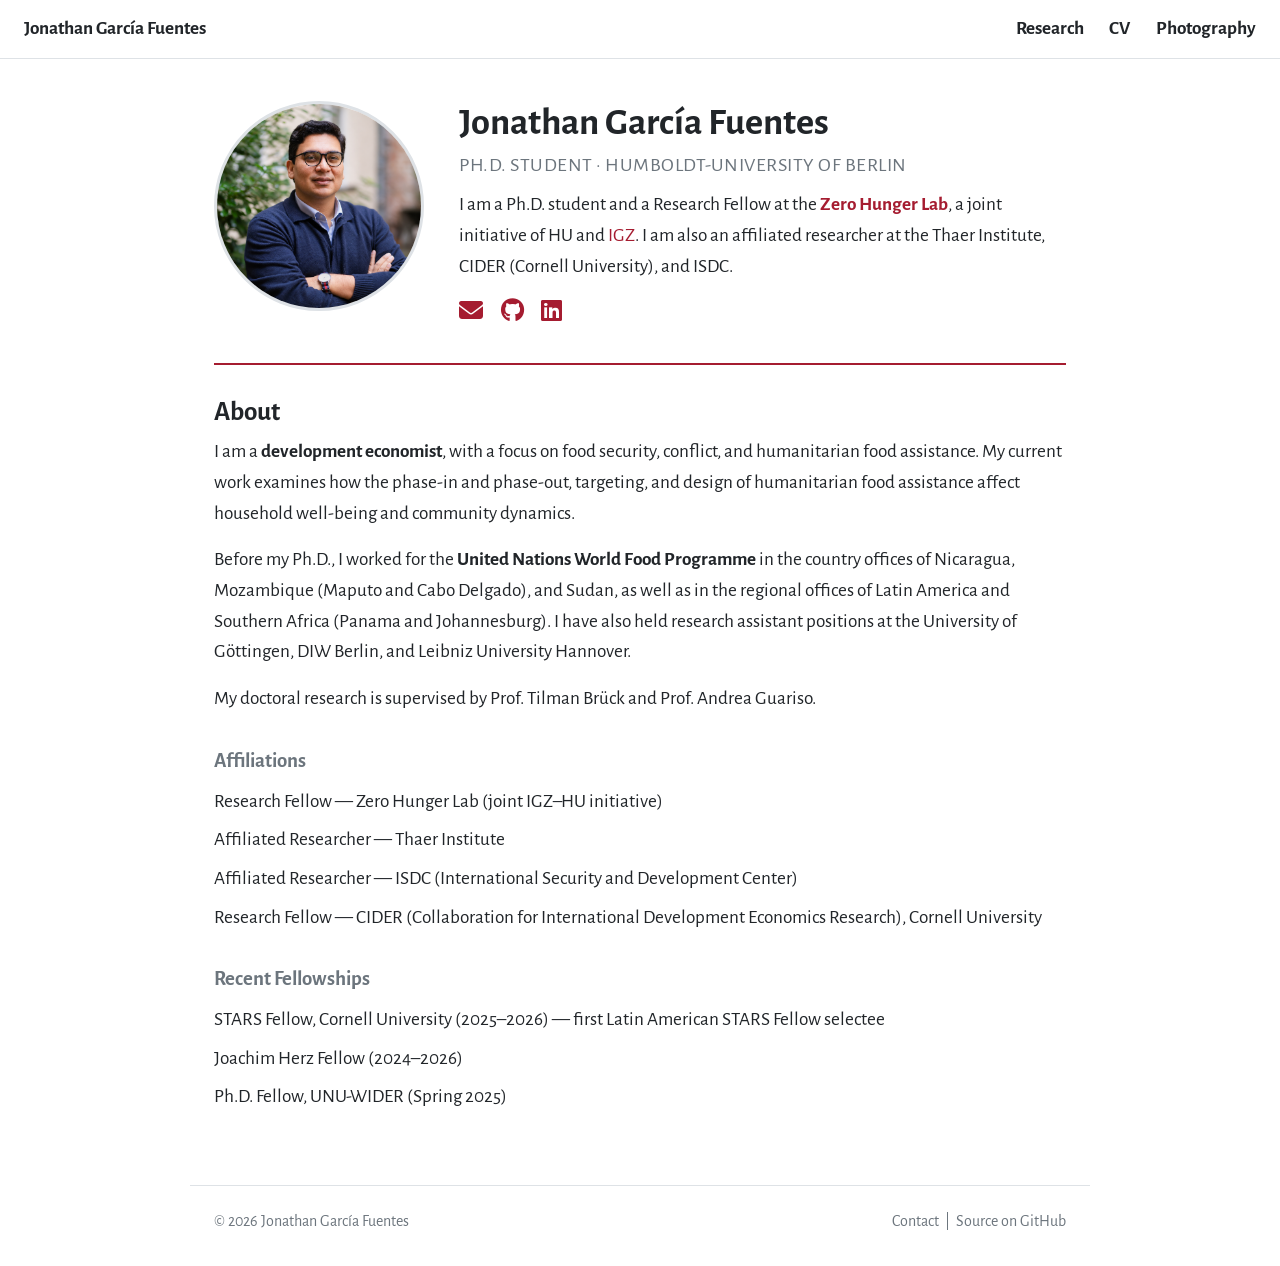
<file: index.html>
<!DOCTYPE html>
<html lang="en">
<head>
<meta charset="UTF-8">
<meta name="viewport" content="width=device-width, initial-scale=1">
<title>Jonathan García Fuentes</title>
<meta name="description" content="Jonathan García Fuentes — Ph.D. student in economics at Humboldt-University of Berlin. Research in development economics, food security, conflict, and humanitarian food assistance.">
<link rel="stylesheet" href="styles.css">
<link rel="stylesheet" href="https://cdnjs.cloudflare.com/ajax/libs/font-awesome/6.5.2/css/all.min.css">
</head>
<body>

<nav class="navbar">
  <a class="navbar-brand" href="index.html">Jonathan García Fuentes</a>
  <div class="navbar-nav">
    <a href="research.html">Research</a>
    <a href="cv.html">CV</a>
    <a href="photography.html">Photography</a>
  </div>
</nav>

<main class="container">

  <section class="hero">
    <!-- To use a real photo: drop it in img/profile.jpg — it will replace the JG circle automatically. -->
    <img class="hero-photo" src="img/profile.jpg" alt="Jonathan García Fuentes"
         onerror="this.outerHTML='&lt;div class=\'hero-photo hero-photo-ph\'&gt;JG&lt;/div&gt;';">
    <div class="hero-text">
      <h1>Jonathan García Fuentes</h1>
      <p class="subtitle">Ph.D. Student · Humboldt-University of Berlin</p>
      <p>
        I am a Ph.D. student and a
        Research Fellow at the <a href="https://zerohunger.de/" target="_blank" rel="noopener"><strong>Zero Hunger Lab</strong></a>, a joint initiative of
        HU and
        <a href="https://igzev.de/institut/mitarbeitende/detail/100090/jonathan-josue-garcia-fuentes" target="_blank" rel="noopener">IGZ</a>.
        I am also an affiliated researcher at the Thaer Institute, CIDER (Cornell University),
        and ISDC.
      </p>
      <div class="about-links">
        <a href="mailto:jonathan.garcia@hu-berlin.de" title="Email" aria-label="Email"><i class="fa-solid fa-envelope"></i></a>
        <a href="https://github.com/jonathangarciaf" title="GitHub" aria-label="GitHub" target="_blank" rel="noopener"><i class="fa-brands fa-github"></i></a>
        <a href="https://www.linkedin.com/in/jonathan-garcia-dev-econ/" title="LinkedIn" aria-label="LinkedIn" target="_blank" rel="noopener"><i class="fa-brands fa-linkedin"></i></a>
        <!-- Add your URLs and uncomment these:
        <a href="GOOGLE_SCHOLAR_URL" title="Google Scholar" aria-label="Google Scholar" target="_blank" rel="noopener"><i class="fa-brands fa-google-scholar"></i></a>
        <a href="TWITTER_URL" title="Twitter / X" aria-label="Twitter / X" target="_blank" rel="noopener"><i class="fa-brands fa-x-twitter"></i></a>
        -->
      </div>
    </div>
  </section>

  <hr class="section-divider">

  <h2>About</h2>
  <p>
    I am a <strong>development economist</strong>, with a focus on
    food security, conflict, and humanitarian food assistance. My current work examines
    how the phase-in and phase-out, targeting, and design of humanitarian food assistance
    affect household well-being and community dynamics.
  </p>
  <p>
    Before my Ph.D., I worked for the <strong>United Nations World Food Programme</strong> in the
    country offices of Nicaragua, Mozambique (Maputo and Cabo Delgado), and Sudan, as well as in the
    regional offices of Latin America and Southern Africa (Panama and Johannesburg). I have also held research assistant positions at the
    University of Göttingen, DIW Berlin, and Leibniz University Hannover.
  </p>
  <p>
    My doctoral research is supervised by Prof. Tilman Brück and Prof. Andrea Guariso.
  </p>

  <h3>Affiliations</h3>
  <ul class="facts">
    <li>Research Fellow — Zero Hunger Lab (joint IGZ–HU initiative)</li>
    <li>Affiliated Researcher — Thaer Institute</li>
    <li>Affiliated Researcher — ISDC (International Security and Development Center)</li>
    <li>Research Fellow — CIDER (Collaboration for International Development Economics Research), Cornell University</li>
  </ul>

  <h3>Recent Fellowships</h3>
  <ul class="facts">
    <li>STARS Fellow, Cornell University (2025–2026) — first Latin American STARS Fellow selectee</li>
    <li>Joachim Herz Fellow (2024–2026)</li>
    <li>Ph.D. Fellow, UNU-WIDER (Spring 2025)</li>
  </ul>

</main>

<footer class="footer">
  <span>&copy; <span id="year"></span> Jonathan García Fuentes</span>
  <span>
    <a href="mailto:jonathan.garcia@hu-berlin.de">Contact</a> &nbsp;|&nbsp;
    <a href="https://github.com/jonathangarciaf/jonathangarciaf.github.io" target="_blank" rel="noopener">Source on GitHub</a>
  </span>
</footer>

<script>document.getElementById("year").textContent = new Date().getFullYear();</script>
</body>
</html>
</file>
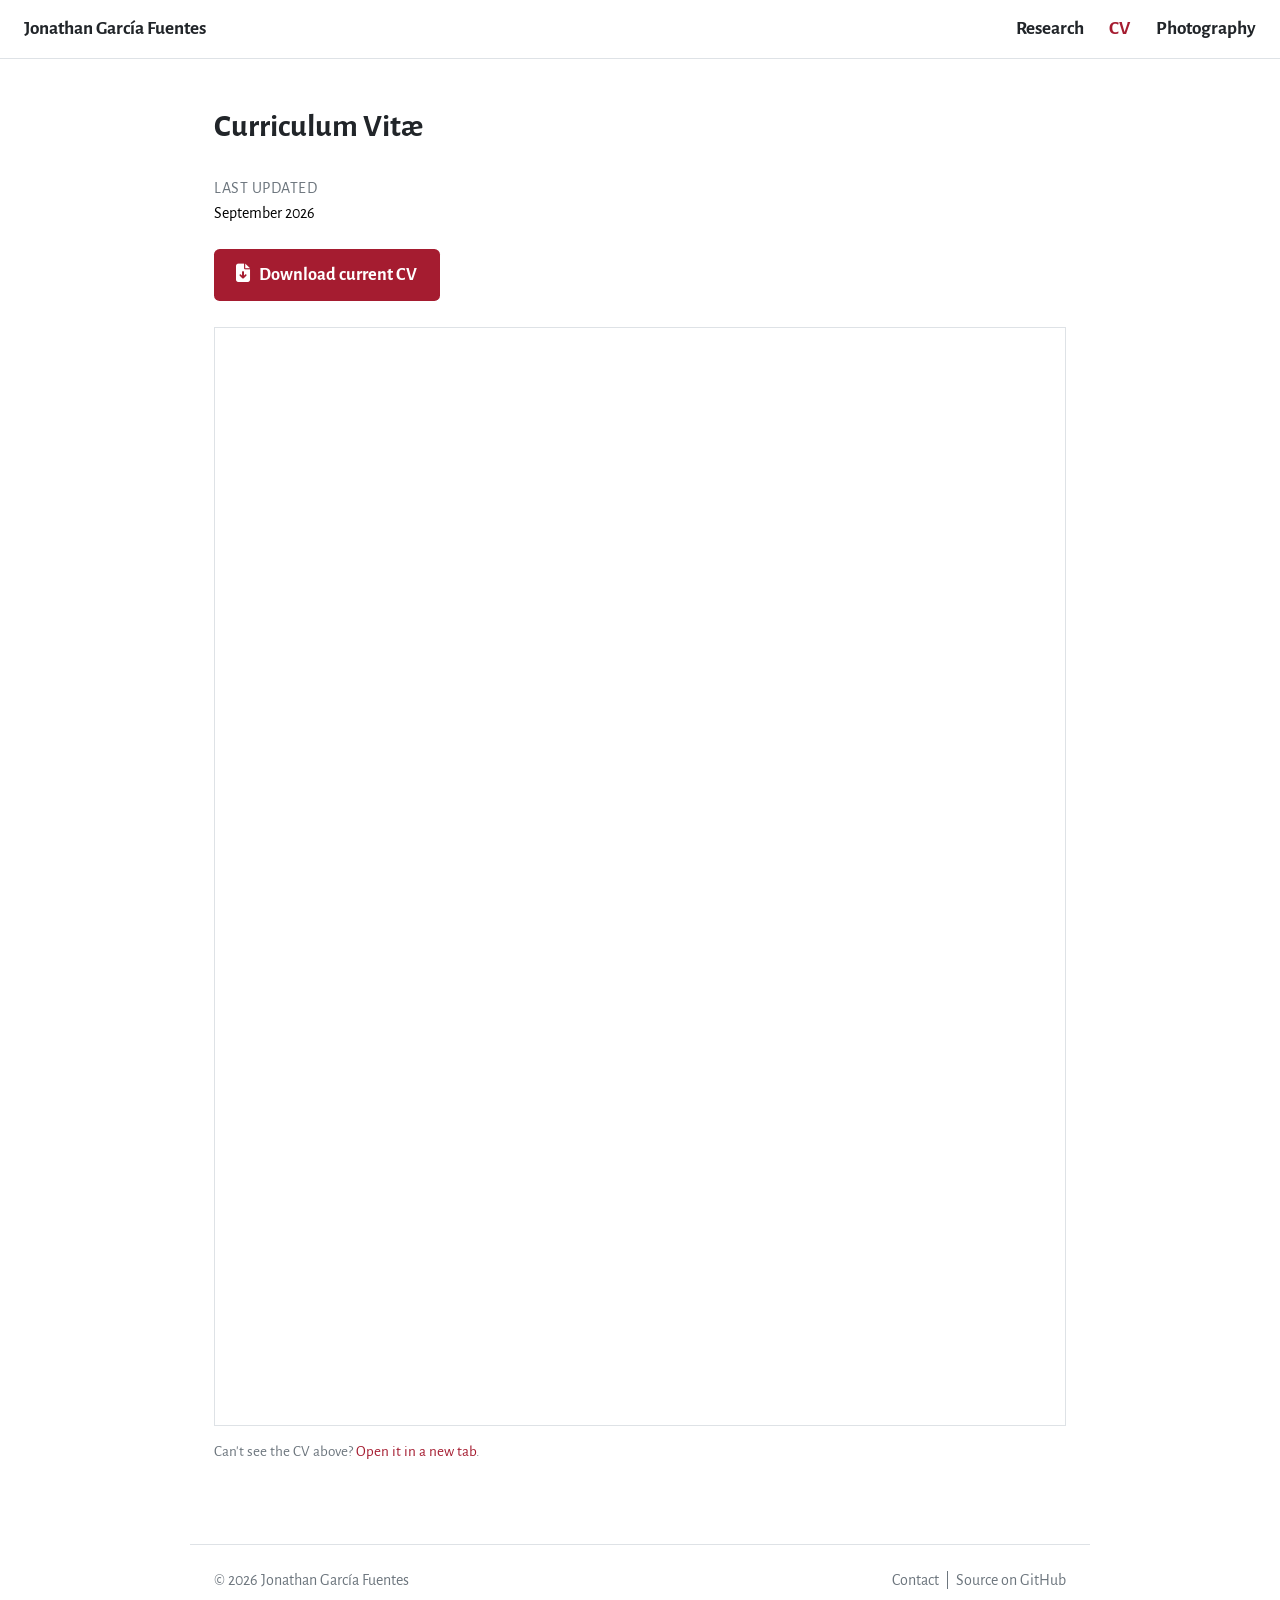
<file: cv.html>
<!DOCTYPE html>
<html lang="en">
<head>
<meta charset="UTF-8">
<meta name="viewport" content="width=device-width, initial-scale=1">
<title>CV — Jonathan García Fuentes</title>
<meta name="description" content="Curriculum vitae of Jonathan García Fuentes.">
<link rel="stylesheet" href="styles.css">
<link rel="stylesheet" href="https://cdnjs.cloudflare.com/ajax/libs/font-awesome/6.5.2/css/all.min.css">
</head>
<body>

<nav class="navbar">
  <a class="navbar-brand" href="index.html">Jonathan García Fuentes</a>
  <div class="navbar-nav">
    <a href="research.html">Research</a>
    <a href="cv.html" class="active">CV</a>
    <a href="photography.html">Photography</a>
  </div>
</nav>

<main class="container">

  <h1 class="page-title">Curriculum Vitæ</h1>

  <!-- Update this date whenever you replace files/cv.pdf -->
  <div class="cv-meta">
    <div class="cv-label">Last updated</div>
    <div class="cv-date">September 2026</div>
  </div>

  <p>
    <a class="cv-download" href="files/cv.pdf" target="_blank" rel="noopener">
      <i class="fa-solid fa-file-arrow-down"></i>&ensp;Download current CV
    </a>
  </p>

  <!-- The CV embeds files/cv.pdf inline; the link below always works as a fallback. -->
  <div class="embed-container">
    <iframe src="files/cv.pdf#view=FitH" title="Curriculum Vitæ (PDF)" loading="lazy">
      <div class="cv-fallback">
        Your browser can't display the PDF inline.
        <a href="files/cv.pdf" target="_blank" rel="noopener">Open the CV in a new tab</a>.
      </div>
    </iframe>
  </div>
  <p class="cv-fallback-link">
    Can't see the CV above?
    <a href="files/cv.pdf" target="_blank" rel="noopener">Open it in a new tab</a>.
  </p>

</main>

<footer class="footer">
  <span>&copy; <span id="year"></span> Jonathan García Fuentes</span>
  <span>
    <a href="mailto:jonathan.garcia@hu-berlin.de">Contact</a> &nbsp;|&nbsp;
    <a href="https://github.com/jonathangarciaf/jonathangarciaf.github.io" target="_blank" rel="noopener">Source on GitHub</a>
  </span>
</footer>

<script>document.getElementById("year").textContent = new Date().getFullYear();</script>
</body>
</html>
</file>
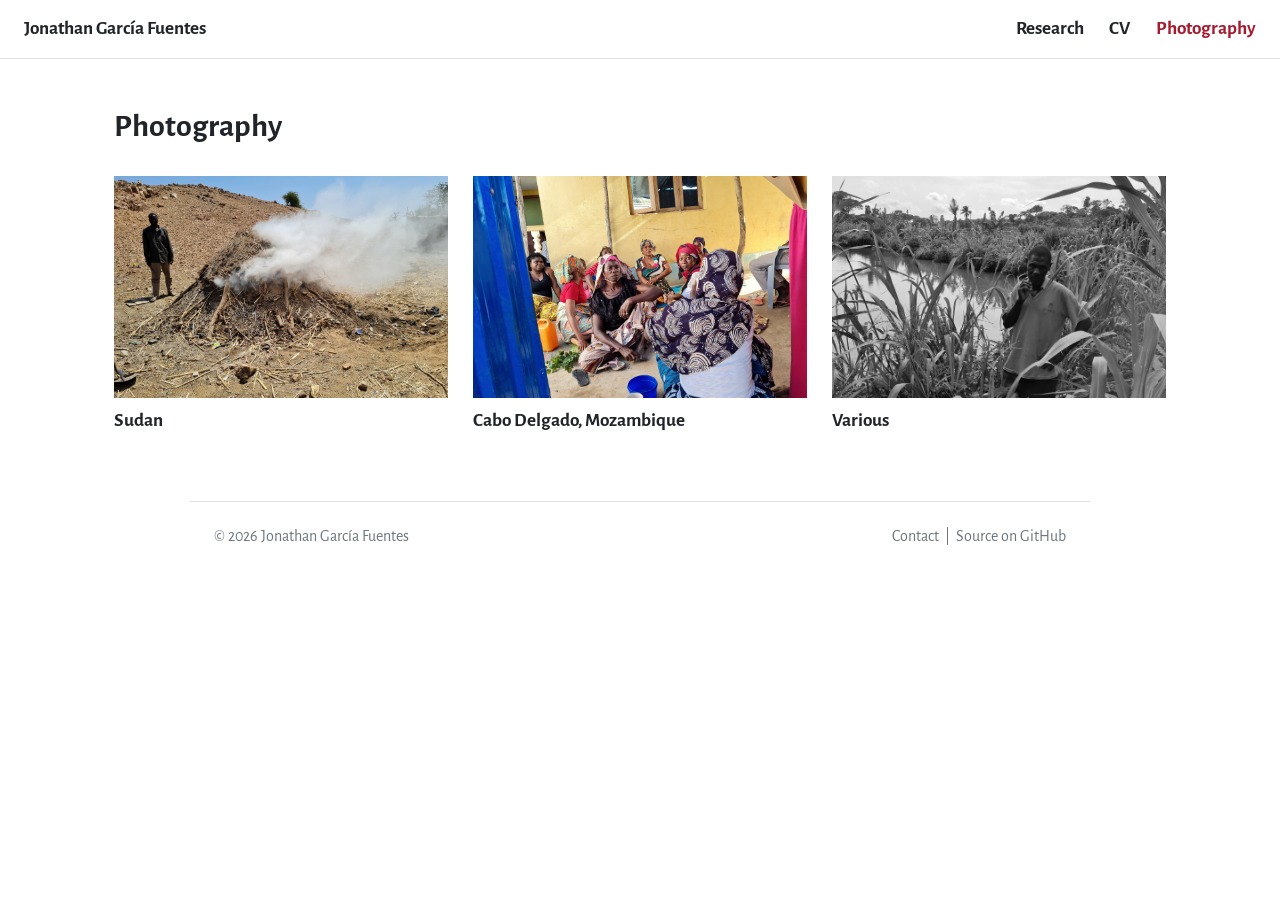
<file: photography.html>
<!DOCTYPE html>
<html lang="en">
<head>
<meta charset="UTF-8">
<meta name="viewport" content="width=device-width, initial-scale=1">
<title>Photography — Jonathan García Fuentes</title>
<meta name="description" content="Photography by Jonathan García Fuentes.">
<link rel="stylesheet" href="styles.css">
<link rel="stylesheet" href="https://cdnjs.cloudflare.com/ajax/libs/font-awesome/6.5.2/css/all.min.css">
</head>
<body>

<nav class="navbar">
  <a class="navbar-brand" href="index.html">Jonathan García Fuentes</a>
  <div class="navbar-nav">
    <a href="research.html">Research</a>
    <a href="cv.html">CV</a>
    <a href="photography.html" class="active">Photography</a>
  </div>
</nav>

<main class="container photo-page">
  <!-- Content is generated from photography.js — edit that file to add photos. -->
  <div id="photo-root"></div>
</main>

<div id="lightbox" class="lightbox" hidden>
  <button class="lb-btn lb-close" aria-label="Close">&times;</button>
  <button class="lb-btn lb-prev" aria-label="Previous">&#8249;</button>
  <figure>
    <img alt="">
    <figcaption></figcaption>
  </figure>
  <button class="lb-btn lb-next" aria-label="Next">&#8250;</button>
</div>

<footer class="footer">
  <span>&copy; <span id="year"></span> Jonathan García Fuentes</span>
  <span>
    <a href="mailto:jonathan.garcia@hu-berlin.de">Contact</a> &nbsp;|&nbsp;
    <a href="https://github.com/jonathangarciaf/jonathangarciaf.github.io" target="_blank" rel="noopener">Source on GitHub</a>
  </span>
</footer>

<script src="photography.js?v=20261110"></script>
<script>
document.getElementById("year").textContent = new Date().getFullYear();

(function () {
  const root = document.getElementById("photo-root");
  const series = (typeof PHOTO_SERIES !== "undefined" ? PHOTO_SERIES : [])
    .filter(s => s.photos && s.photos.length);
  const esc = t => String(t).replace(/[&<>"]/g, c => ({"&":"&amp;","<":"&lt;",">":"&gt;",'"':"&quot;"}[c]));

  function seriesNav(current) {
    if (series.length < 2) return "";
    return '<nav class="series-nav">' + series.map(s =>
      `<a href="#${esc(s.id)}"${s.id === current ? ' class="active"' : ""}>${esc(s.title)}</a>`
    ).join("") + "</nav>";
  }

  function renderIndex() {
    document.title = "Photography — Jonathan García Fuentes";
    if (!series.length) {
      root.innerHTML = '<h1 class="page-title">Photography</h1><p class="photo-empty">Photos coming soon.</p>';
      return;
    }
    root.innerHTML = '<h1 class="page-title">Photography</h1><div class="series-grid">' +
      series.map(s => {
        const cover = s.cover || s.photos[0].src;
        return `<a class="series-card" href="#${esc(s.id)}">
          <img src="${esc(cover)}" alt="${esc(s.title)}" loading="lazy">
          <span>${esc(s.title)}</span>
        </a>`;
      }).join("") + "</div>";
  }

  function renderSeries(s) {
    document.title = s.title + " — Photography — Jonathan García Fuentes";
    root.innerHTML =
      '<a class="photo-back" href="photography.html">&larr; All series</a>' +
      seriesNav(s.id) +
      `<h1 class="page-title">${esc(s.title)}</h1>` +
      (s.intro ? `<p class="series-intro">${s.intro}</p>` : "") +
      '<div class="photo-stream">' +
      s.photos.map((p, i) => `<figure class="photo">
          <img src="${esc(p.src)}" alt="${esc((p.caption || s.title).replace(/<[^>]+>/g, ""))}" loading="lazy" data-i="${i}">
          ${p.caption ? `<figcaption>${p.caption}</figcaption>` : ""}
        </figure>`).join("") +
      "</div>";
    root.querySelectorAll(".photo img").forEach(img =>
      img.addEventListener("click", () => openLightbox(s, +img.dataset.i)));
  }

  function route() {
    const id = decodeURIComponent(location.hash.slice(1));
    const s = series.find(x => x.id === id);
    s ? renderSeries(s) : renderIndex();
    window.scrollTo(0, 0);
  }

  // ---------- Lightbox ----------
  const lb = document.getElementById("lightbox");
  const lbImg = lb.querySelector("img"), lbCap = lb.querySelector("figcaption");
  let cur = null, idx = 0;
  function show() {
    const p = cur.photos[idx];
    lbImg.src = p.src; lbImg.alt = (p.caption || "").replace(/<[^>]+>/g, "");
    lbCap.innerHTML = p.caption || "";
  }
  function openLightbox(s, i) { cur = s; idx = i; show(); lb.hidden = false; document.body.style.overflow = "hidden"; }
  function close() { lb.hidden = true; document.body.style.overflow = ""; }
  function step(d) { idx = (idx + d + cur.photos.length) % cur.photos.length; show(); }
  lb.querySelector(".lb-close").onclick = close;
  lb.querySelector(".lb-prev").onclick = e => { e.stopPropagation(); step(-1); };
  lb.querySelector(".lb-next").onclick = e => { e.stopPropagation(); step(1); };
  lb.addEventListener("click", e => { if (e.target === lb || e.target.tagName === "FIGURE") close(); });
  document.addEventListener("keydown", e => {
    if (lb.hidden) return;
    if (e.key === "Escape") close();
    if (e.key === "ArrowLeft") step(-1);
    if (e.key === "ArrowRight") step(1);
  });

  window.addEventListener("hashchange", route);
  route();
})();
</script>
</body>
</html>
</file>
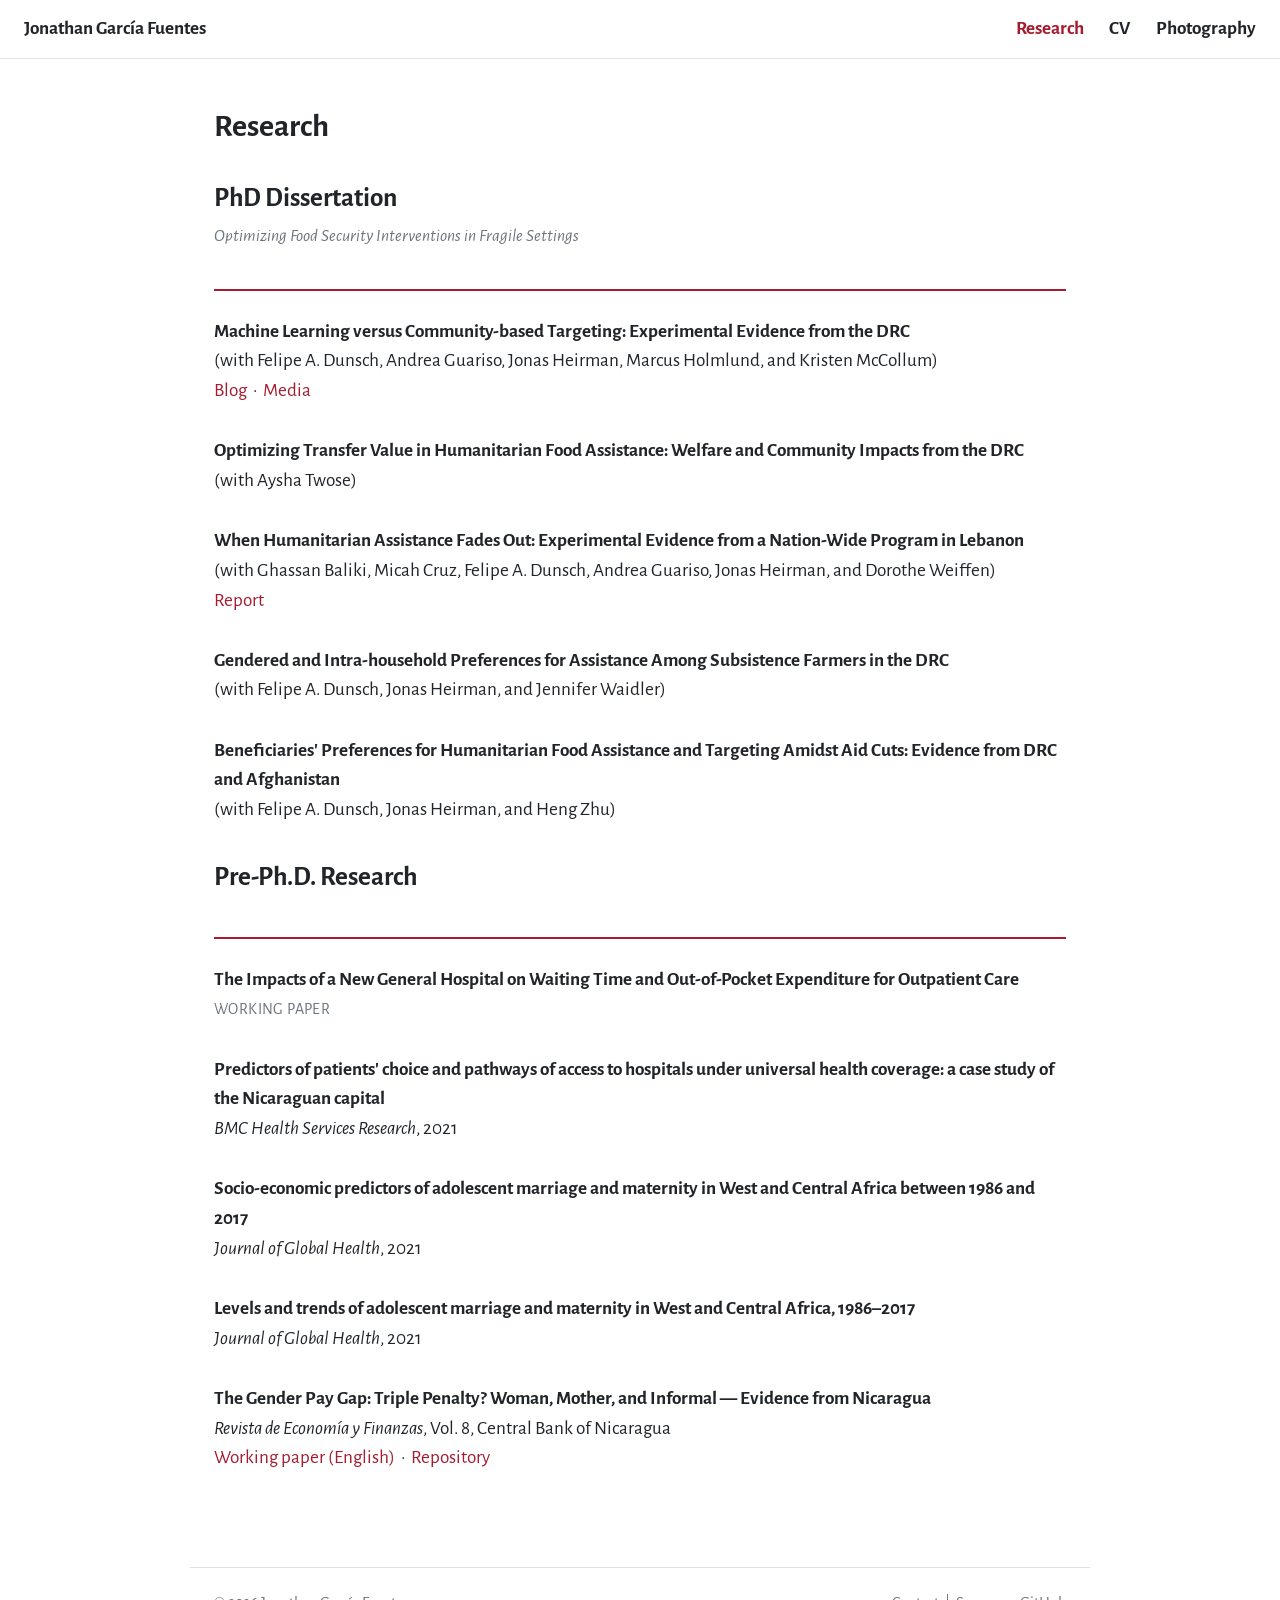
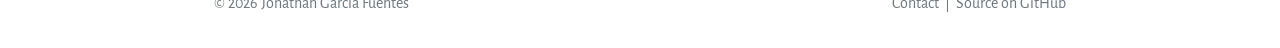
<file: research.html>
<!DOCTYPE html>
<html lang="en">
<head>
<meta charset="UTF-8">
<meta name="viewport" content="width=device-width, initial-scale=1">
<title>Research — Jonathan García Fuentes</title>
<meta name="description" content="Research by Jonathan García Fuentes on development economics, food security, conflict, and humanitarian food assistance.">
<link rel="stylesheet" href="styles.css">
<link rel="stylesheet" href="https://cdnjs.cloudflare.com/ajax/libs/font-awesome/6.5.2/css/all.min.css">
</head>
<body>

<nav class="navbar">
  <a class="navbar-brand" href="index.html">Jonathan García Fuentes</a>
  <div class="navbar-nav">
    <a href="research.html" class="active">Research</a>
    <a href="cv.html">CV</a>
    <a href="photography.html">Photography</a>
  </div>
</nav>

<main class="container">

  <h1 class="page-title">Research</h1>

  <h2>PhD Dissertation</h2>
  <p class="dissertation-subtitle"><em>Optimizing Food Security Interventions in Fragile Settings</em></p>
  <hr class="section-divider">

  <div class="publication">
    <span class="title">Machine Learning versus Community-based Targeting: Experimental Evidence from the DRC</span><br>
    <span class="meta">(with Felipe A. Dunsch, Andrea Guariso, Jonas Heirman, Marcus Holmlund, and Kristen McCollum)</span><br>
    <a href="https://wfp-evaluation.medium.com/optimizing-targeting-of-humanitarian-food-assistance-in-the-drc-precision-and-coverage-29c6d39d2ee9" target="_blank" rel="noopener">Blog</a> &nbsp;·&nbsp;
    <a href="https://www.povertyactionlab.org/blog/7-21-25/evidence-effect-evidence-action-conflict-and-crisis" target="_blank" rel="noopener">Media</a>
  </div>

  <div class="publication">
    <span class="title">Optimizing Transfer Value in Humanitarian Food Assistance: Welfare and Community Impacts from the DRC</span><br>
    <span class="meta">(with Aysha Twose)</span>
  </div>

  <div class="publication">
    <span class="title">When Humanitarian Assistance Fades Out: Experimental Evidence from a Nation-Wide Program in Lebanon</span><br>
    <span class="meta">(with Ghassan Baliki, Micah Cruz, Felipe A. Dunsch, Andrea Guariso, Jonas Heirman, and Dorothe Weiffen)</span><br>
    <a href="https://docs.wfp.org/api/documents/WFP-0000173970/download/" target="_blank" rel="noopener">Report</a>
  </div>


  <div class="publication">
    <span class="title">Gendered and Intra-household Preferences for Assistance Among Subsistence Farmers in the DRC</span><br>
    <span class="meta">(with Felipe A. Dunsch, Jonas Heirman, and Jennifer Waidler)</span>
  </div>

  <div class="publication">
    <span class="title">Beneficiaries' Preferences for Humanitarian Food Assistance and Targeting Amidst Aid Cuts: Evidence from DRC and Afghanistan</span><br>
    <span class="meta">(with Felipe A. Dunsch, Jonas Heirman, and Heng Zhu)</span>
  </div>

  <h2>Pre-Ph.D. Research</h2>
  <hr class="section-divider">

  <div class="publication">
    <span class="title">The Impacts of a New General Hospital on Waiting Time and Out-of-Pocket Expenditure for Outpatient Care</span><br>
    <span class="pub-status">Working paper</span>
  </div>

  <div class="publication">
    <span class="title"><a href="https://doi.org/10.1186/s12913-021-07333-z" target="_blank" rel="noopener">Predictors of patients' choice and pathways of access to hospitals under universal health coverage: a case study of the Nicaraguan capital</a></span><br>
    <em>BMC Health Services Research</em>, 2021
  </div>

  <div class="publication">
    <span class="title"><a href="https://doi.org/10.7189/jogh.11.13002" target="_blank" rel="noopener">Socio-economic predictors of adolescent marriage and maternity in West and Central Africa between 1986 and 2017</a></span><br>
    <em>Journal of Global Health</em>, 2021
  </div>

  <div class="publication">
    <span class="title"><a href="https://doi.org/10.7189/jogh.11.13001" target="_blank" rel="noopener">Levels and trends of adolescent marriage and maternity in West and Central Africa, 1986–2017</a></span><br>
    <em>Journal of Global Health</em>, 2021
  </div>

  <div class="publication">
    <span class="title"><a href="https://www.bcn.gob.ni/sites/default/files/revista/volumenVIII/Revista_Vol_8_202P1.pdf" target="_blank" rel="noopener">The Gender Pay Gap: Triple Penalty? Woman, Mother, and Informal — Evidence from Nicaragua</a></span><br>
    <em>Revista de Economía y Finanzas</em>, Vol. 8, Central Bank of Nicaragua<br>
    <a href="files/papers/triple_penalty_gender_wage_gap_en.pdf" target="_blank" rel="noopener">Working paper (English)</a> &nbsp;·&nbsp;
    <a href="https://github.com/jonathangarciaf/triple_penalty_gender_pay_gap" target="_blank" rel="noopener">Repository</a>
  </div>

</main>

<footer class="footer">
  <span>&copy; <span id="year"></span> Jonathan García Fuentes</span>
  <span>
    <a href="mailto:jonathan.garcia@hu-berlin.de">Contact</a> &nbsp;|&nbsp;
    <a href="https://github.com/jonathangarciaf/jonathangarciaf.github.io" target="_blank" rel="noopener">Source on GitHub</a>
  </span>
</footer>

<script>document.getElementById("year").textContent = new Date().getFullYear();</script>
</body>
</html>
</file>
<file: styles.css>
/* =========================================================
   Jonathan García Fuentes — personal academic website
   Style modelled on rrmaximiliano.com (Harvard crimson,
   Alegreya Sans). Plain CSS, no build step.
   ========================================================= */

@import url('https://fonts.googleapis.com/css2?family=Alegreya+Sans:ital,wght@0,400;0,500;0,700;1,400&family=Fira+Code:wght@400;500&display=swap');

:root {
  --crimson: #A51C30;
  --crimson-dark: #8a1728;
  --text: #212529;
  --muted: #6c757d;
  --bg: #ffffff;
  --border: #dee2e6;
  --maxw: 900px;
}

* { box-sizing: border-box; }
html { scroll-behavior: smooth; }
body {
  margin: 0;
  font-family: "Alegreya Sans", system-ui, sans-serif;
  font-size: 1.2rem;
  line-height: 1.6;
  color: var(--text);
  background: var(--bg);
}

a { color: var(--crimson); text-decoration: none; }
a:hover, a:focus { color: var(--crimson-dark); text-decoration: underline; }

/* ---------- Navbar ---------- */
.navbar {
  position: sticky; top: 0; z-index: 100;
  background: #fff;
  border-bottom: 1px solid var(--border);
  display: flex; align-items: center; justify-content: space-between;
  flex-wrap: wrap; gap: 0.5rem 1.5rem;
  padding: 0.85rem 1.5rem;
  font-weight: 700; font-size: 1.2rem;
}
.navbar-brand { color: var(--text); }
.navbar-brand:hover { color: var(--crimson); text-decoration: none; }
.navbar-nav { display: flex; gap: 1.6rem; }
.navbar-nav a { color: var(--text); }
.navbar-nav a:hover { color: var(--crimson); text-decoration: none; }
.navbar-nav a.active { color: var(--crimson); }

/* ---------- Layout ---------- */
.container {
  max-width: var(--maxw);
  margin: 0 auto;
  padding: 2.6rem 1.5rem 1rem;
}
.page-title { font-size: 2rem; margin: 0 0 1.5rem; }

/* ---------- Home hero ---------- */
.hero {
  display: flex; gap: 2.2rem;
  align-items: flex-start; flex-wrap: wrap;
}
.hero-photo {
  width: 210px; height: 210px; flex-shrink: 0;
  border-radius: 50%; object-fit: cover;
  border: 3px solid var(--border);
}
.hero-photo-ph {
  display: flex; align-items: center; justify-content: center;
  background: var(--crimson); color: #fff;
  font-size: 4.5rem; font-weight: 700; border: none;
}
.hero-text { flex: 1; min-width: 280px; }
.hero-text h1 { font-size: 2.4rem; margin: 0 0 0.25rem; line-height: 1.15; }
.subtitle {
  font-size: 1.25rem; text-transform: uppercase; letter-spacing: 0.5px;
  color: var(--muted); margin: 0 0 0.6rem;
}

/* ---------- Social links ---------- */
.about-links {
  display: flex; gap: 1.1rem; flex-wrap: wrap;
  font-size: 1.5rem; margin-top: 0.9rem;
}
.about-links a { color: var(--crimson); line-height: 1; }
.about-links a:hover { color: var(--crimson-dark); }

/* ---------- Content sections ---------- */
.section-divider {
  border: 0; height: 2px; background: var(--crimson);
  margin: 2.4rem 0 1.6rem;
}
h2 { font-size: 1.7rem; margin: 0 0 0.2rem; }
.dissertation-subtitle { color: var(--muted); margin: 0.1rem 0 0; font-size: 1.1rem; }
h3 { font-size: 1.3rem; color: var(--muted); margin: 1.8rem 0 0.6rem; }
p { margin: 0 0 1rem; }

.facts { list-style: none; padding: 0; margin: 0; }
.facts li { margin-bottom: 0.5rem; }
.facts .label {
  display: inline-block; min-width: 0;
  font-weight: 700;
}

/* ---------- Publications / research ---------- */
.publication { margin-bottom: 1.9rem; line-height: 1.55; }
.publication .title { font-weight: 700; }
.publication .title a { color: var(--text); text-decoration: none; }
.publication .title a:hover { color: var(--crimson); text-decoration: underline; }
.publication .meta { color: var(--text); }
.pub-status {
  display: inline-block;
  color: var(--muted); font-size: 1rem;
  text-transform: uppercase; letter-spacing: 0.4px;
  margin-top: 0.15rem;
}
.publication ul { margin: 0.5rem 0 0; padding-left: 1.4rem; }
.publication ul li { margin-bottom: 0.3rem; }
.publication details { margin-top: 0.45rem; }
.publication summary {
  cursor: pointer; color: var(--crimson); font-weight: 500;
  width: fit-content;
}
.publication summary:hover { color: var(--crimson-dark); }
.publication details[open] summary { margin-bottom: 0.45rem; }

/* ---------- CV page ---------- */
.cv-meta { margin-bottom: 1.4rem; }
.cv-label {
  text-transform: uppercase; color: var(--muted);
  font-size: 1rem; letter-spacing: 0.5px;
}
.cv-date { color: #000; font-size: 1rem; }
.cv-download {
  display: inline-block;
  background: var(--crimson); color: #fff;
  padding: 0.7rem 1.4rem; border-radius: 0.35rem;
  font-weight: 700; font-size: 1.15rem;
}
.cv-download:hover, .cv-download:focus {
  background: var(--crimson-dark); color: #fff; text-decoration: none;
}
.embed-container {
  position: relative; padding-bottom: 129%; height: 0;
  overflow: hidden; max-width: 100%; margin-top: 1.6rem;
}
.embed-container object,
.embed-container iframe {
  position: absolute; top: 0; left: 0;
  width: 100%; height: 100%;
  border: 1px solid var(--border);
}
.cv-fallback {
  position: absolute; inset: 0;
  display: flex; align-items: center; justify-content: center;
  text-align: center; padding: 2rem;
  border: 1px solid var(--border); color: var(--muted);
  background: #f8f9fa;
}
.cv-fallback-link {
  margin-top: 0.9rem; color: var(--muted); font-size: 0.95rem;
}

/* ---------- Photography ---------- */
.photo-page { max-width: 1100px; }
.photo-empty { color: var(--muted); }
.series-grid {
  display: grid; gap: 1.6rem;
  grid-template-columns: repeat(auto-fill, minmax(300px, 1fr));
}
.series-card { color: var(--text); display: block; }
.series-card img {
  width: 100%; aspect-ratio: 3 / 2; object-fit: cover; display: block;
  transition: opacity .2s;
}
.series-card:hover { text-decoration: none; color: var(--crimson); }
.series-card:hover img { opacity: .85; }
.series-card span { display: block; margin-top: .5rem; font-weight: 700; }
.photo-back { display: inline-block; font-size: 1rem; margin-bottom: .8rem; }
.series-nav {
  display: flex; flex-wrap: wrap; gap: .3rem 1.2rem;
  font-size: 1rem; margin-bottom: 1.2rem;
}
.series-nav a { color: var(--muted); }
.series-nav a.active { color: var(--crimson); font-weight: 700; }
.series-intro { max-width: 700px; color: var(--muted); }
.photo-stream { display: flex; flex-direction: column; gap: 4rem; margin-top: 2rem; }
.photo { margin: 0; text-align: center; }
.photo img {
  max-width: 100%; max-height: 88vh; width: auto; height: auto;
  display: block; margin: 0 auto; cursor: zoom-in;
}
.photo figcaption {
  font-style: italic; font-size: 1rem; color: var(--muted);
  margin: .7rem auto 0; max-width: 700px;
}
.lightbox {
  position: fixed; inset: 0; z-index: 200;
  background: rgba(0,0,0,.94);
  display: flex; align-items: center; justify-content: center;
}
.lightbox[hidden] { display: none; }
.lightbox figure { margin: 0; text-align: center; padding: 0 3.5rem; }
.lightbox img { max-width: 100%; max-height: 85vh; display: block; margin: 0 auto; }
.lightbox figcaption { color: #ccc; font-style: italic; font-size: 1rem; margin-top: .7rem; }
.lightbox figcaption a { color: #fff; text-decoration: underline; }
.lb-btn {
  position: absolute; background: none; border: 0; color: #fff;
  font-size: 3rem; line-height: 1; cursor: pointer; padding: .5rem 1rem; opacity: .7;
}
.lb-btn:hover { opacity: 1; }
.lb-close { top: .5rem; right: .5rem; }
.lb-prev { left: 0; top: 50%; transform: translateY(-50%); }
.lb-next { right: 0; top: 50%; transform: translateY(-50%); }

/* ---------- Footer ---------- */
.footer {
  border-top: 1px solid var(--border);
  margin: 3rem auto 0; max-width: var(--maxw);
  padding: 1.4rem 1.5rem 2rem;
  display: flex; justify-content: space-between;
  flex-wrap: wrap; gap: 0.4rem 1rem;
  font-size: 1rem; color: var(--muted);
}
.footer a { color: var(--muted); }
.footer a:hover { color: var(--crimson); }

/* ---------- Responsive ---------- */
@media (max-width: 620px) {
  body { font-size: 1.12rem; }
  .navbar { padding: 0.7rem 1.1rem; font-size: 1.1rem; }
  .navbar-nav { gap: 1.1rem; }
  .container { padding: 2rem 1.2rem 1rem; }
  .hero { gap: 1.4rem; }
  .hero-photo { width: 150px; height: 150px; }
  .hero-photo-ph { font-size: 3.2rem; }
  .hero-text h1 { font-size: 2rem; }
  .photo-stream { gap: 2.5rem; }
  .lightbox figure { padding: 0 .5rem; }
  .lb-prev, .lb-next { top: auto; bottom: 1rem; transform: none; }
}
</file>
